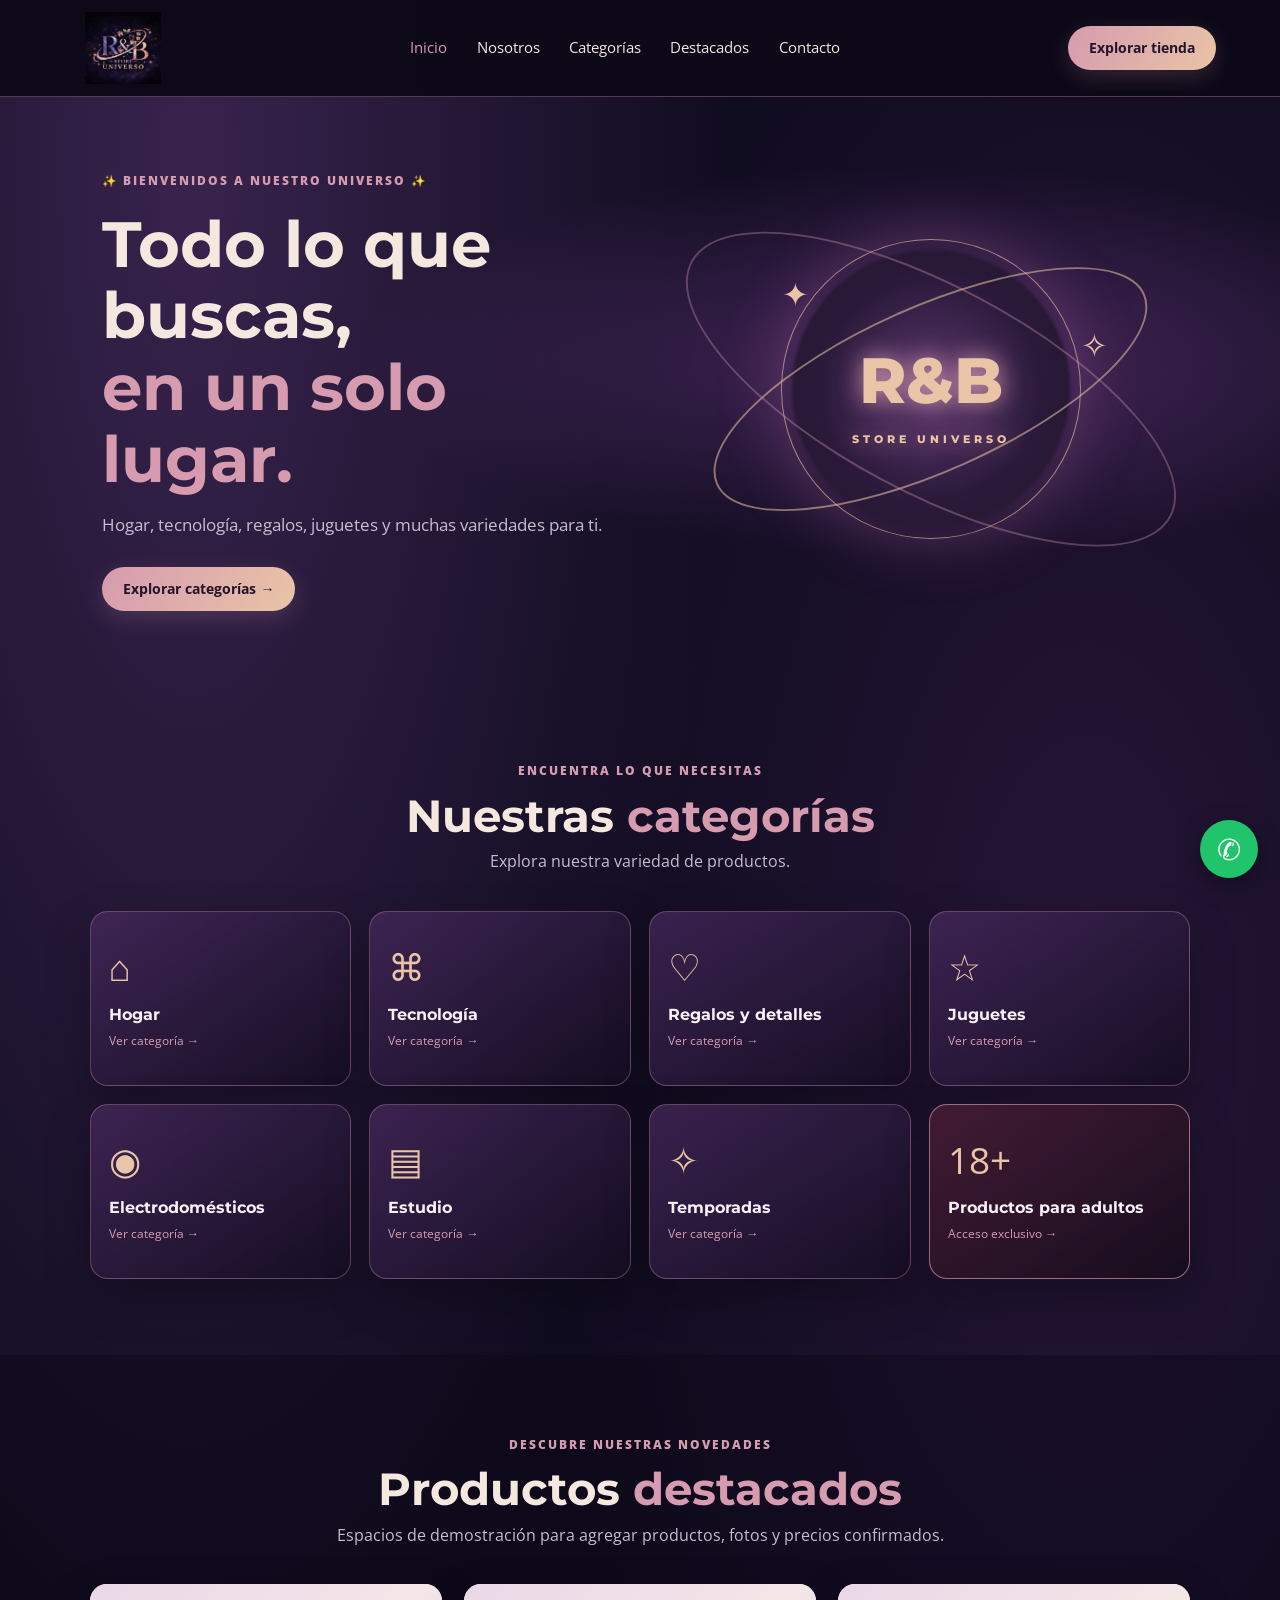
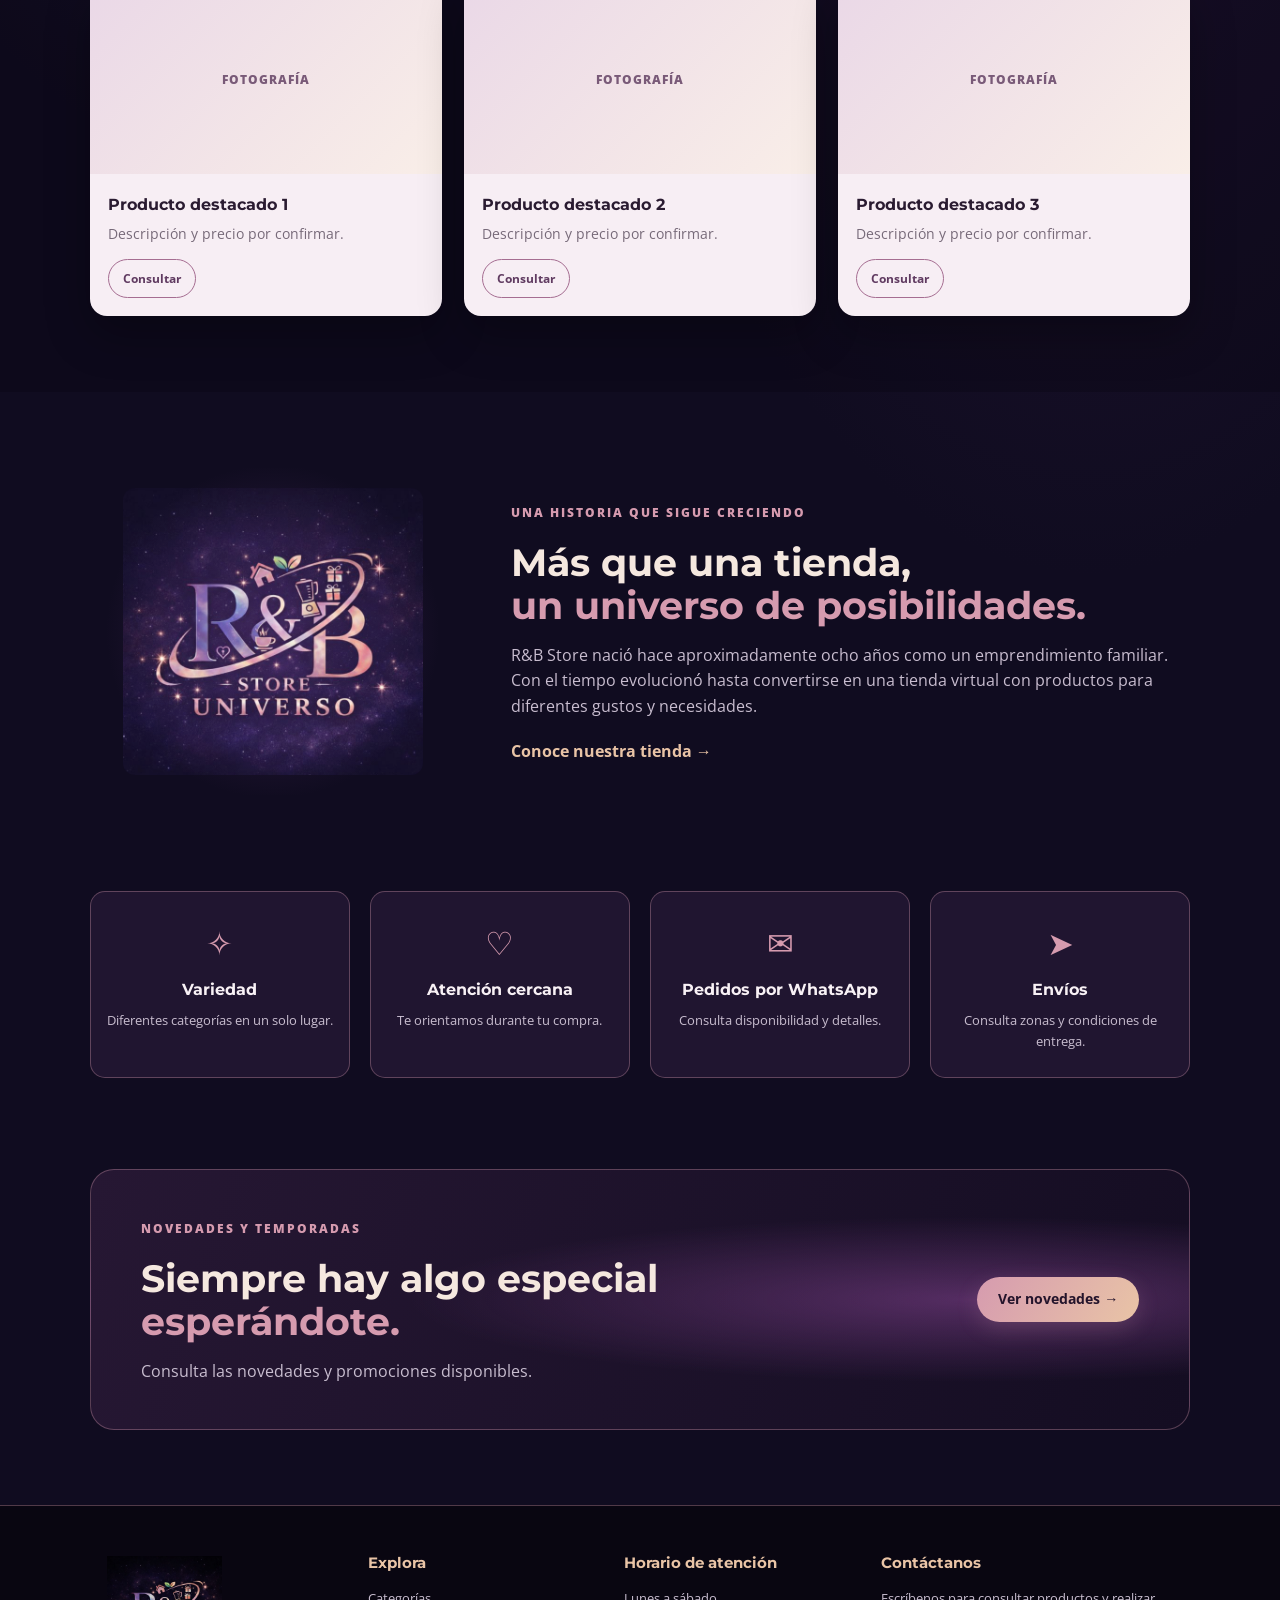
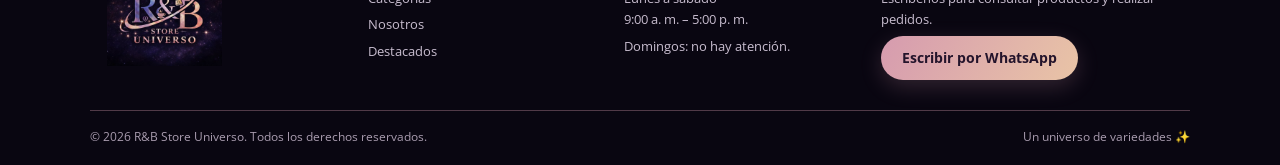
<file: index.html>
<!DOCTYPE html>
<html lang="es">
<head>
<meta charset="UTF-8"><meta name="viewport" content="width=device-width, initial-scale=1.0">
<meta name="description" content="R&B Store Universo: tienda virtual de variedades.">
<title>R&B Store Universo</title>
<link rel="preconnect" href="https://fonts.googleapis.com">
<link href="https://fonts.googleapis.com/css2?family=Montserrat:wght@400;500;600;700;800&family=Open+Sans:wght@400;500;600;700&display=swap" rel="stylesheet">
<link rel="stylesheet" href="Css/estilos.css"><script src="Js/script.js" defer></script>
</head>
<body>
<header class="site-header">
<a class="brand" href="index.html"><img src="Img/logo.png" alt="R&B Store Universo"></a>
<button class="menu-toggle" aria-label="Abrir menú" aria-expanded="false"><span></span><span></span><span></span></button>
<nav class="main-nav"><a class="active" href="index.html">Inicio</a><a href="#nosotros">Nosotros</a><a href="#categorias">Categorías</a><a href="#destacados">Destacados</a><a href="#contacto">Contacto</a></nav>
<a class="header-cta" href="#categorias">Explorar tienda</a>
</header>
<main>
<section class="hero"><div class="hero-content"><span class="eyebrow">✨ BIENVENIDOS A NUESTRO UNIVERSO ✨</span>
<h1>Todo lo que buscas,<br><em>en un solo lugar.</em></h1><p>Hogar, tecnología, regalos, juguetes y muchas variedades para ti.</p>
<a class="btn btn-primary" href="#categorias">Explorar categorías →</a></div>
<div class="hero-art"><div class="orbit orbit-one"></div><div class="orbit orbit-two"></div><div class="hero-product">R&amp;B<small>STORE UNIVERSO</small></div><span class="spark spark-one">✦</span><span class="spark spark-two">✧</span></div></section>
<section class="section" id="categorias"><div class="section-heading"><span class="eyebrow">ENCUENTRA LO QUE NECESITAS</span><h2>Nuestras <em>categorías</em></h2><p>Explora nuestra variedad de productos.</p></div>
<div class="category-grid">
<a class="category-card" href="Paginas/Hogar/index.html"><span class="category-icon">⌂</span><h3>Hogar</h3><span>Ver categoría →</span></a>
<a class="category-card" href="Paginas/Tecnologia/index.html"><span class="category-icon">⌘</span><h3>Tecnología</h3><span>Ver categoría →</span></a>
<a class="category-card" href="Paginas/Regalos/index.html"><span class="category-icon">♡</span><h3>Regalos y detalles</h3><span>Ver categoría →</span></a>
<a class="category-card" href="Paginas/Juguetes/index.html"><span class="category-icon">☆</span><h3>Juguetes</h3><span>Ver categoría →</span></a>
<a class="category-card" href="Paginas/Electrodomesticos/index.html"><span class="category-icon">◉</span><h3>Electrodomésticos</h3><span>Ver categoría →</span></a>
<a class="category-card" href="Paginas/Estudio/index.html"><span class="category-icon">▤</span><h3>Estudio</h3><span>Ver categoría →</span></a>
<a class="category-card" href="Paginas/Temporadas/index.html"><span class="category-icon">✧</span><h3>Temporadas</h3><span>Ver categoría →</span></a>
<a class="category-card category-adult" href="Paginas/Adultos/index.html"><span class="category-icon">18+</span><h3>Productos para adultos</h3><span>Acceso exclusivo →</span></a>
</div></section>
<section class="section featured-section" id="destacados"><div class="section-heading"><span class="eyebrow">DESCUBRE NUESTRAS NOVEDADES</span><h2>Productos <em>destacados</em></h2><p>Espacios de demostración para agregar productos, fotos y precios confirmados.</p></div>
<div class="product-grid">
<article class="product-card"><div class="product-placeholder">FOTOGRAFÍA</div><div class="product-info"><h3>Producto destacado 1</h3><p>Descripción y precio por confirmar.</p><a class="btn btn-outline" href="#contacto">Consultar</a></div></article>
<article class="product-card"><div class="product-placeholder">FOTOGRAFÍA</div><div class="product-info"><h3>Producto destacado 2</h3><p>Descripción y precio por confirmar.</p><a class="btn btn-outline" href="#contacto">Consultar</a></div></article>
<article class="product-card"><div class="product-placeholder">FOTOGRAFÍA</div><div class="product-info"><h3>Producto destacado 3</h3><p>Descripción y precio por confirmar.</p><a class="btn btn-outline" href="#contacto">Consultar</a></div></article>
</div></section>
<section class="about-section section" id="nosotros"><div class="about-logo"><img src="Img/logo.png" alt="R&B Store Universo"></div><div class="about-copy"><span class="eyebrow">UNA HISTORIA QUE SIGUE CRECIENDO</span><h2>Más que una tienda,<br><em>un universo de posibilidades.</em></h2><p>R&amp;B Store nació hace aproximadamente ocho años como un emprendimiento familiar. Con el tiempo evolucionó hasta convertirse en una tienda virtual con productos para diferentes gustos y necesidades.</p><a class="text-link" href="#contacto">Conoce nuestra tienda →</a></div></section>
<section class="benefits section"><div><span>✧</span><h3>Variedad</h3><p>Diferentes categorías en un solo lugar.</p></div><div><span>♡</span><h3>Atención cercana</h3><p>Te orientamos durante tu compra.</p></div><div><span>✉</span><h3>Pedidos por WhatsApp</h3><p>Consulta disponibilidad y detalles.</p></div><div><span>➤</span><h3>Envíos</h3><p>Consulta zonas y condiciones de entrega.</p></div></section>
<section class="promo-banner"><div><span class="eyebrow">NOVEDADES Y TEMPORADAS</span><h2>Siempre hay algo especial<br><em>esperándote.</em></h2><p>Consulta las novedades y promociones disponibles.</p></div><a class="btn btn-primary" href="Paginas/Temporadas/index.html">Ver novedades →</a></section>
</main>
<footer class="site-footer" id="contacto"><div class="footer-main"><a class="footer-brand" href="index.html"><img src="Img/logo.png" alt="R&B Store Universo"></a>
<div><h3>Explora</h3><a href="#categorias">Categorías</a><a href="#nosotros">Nosotros</a><a href="#destacados">Destacados</a></div>
<div><h3>Horario de atención</h3><p>Lunes a sábado<br>9:00 a. m. – 5:00 p. m.</p><p>Domingos: no hay atención.</p></div>
<div><h3>Contáctanos</h3><p>Escríbenos para consultar productos y realizar pedidos.</p><a class="btn btn-primary" href="#" data-whatsapp>Escribir por WhatsApp</a></div></div>
<div class="footer-bottom"><span>© <span data-year></span> R&amp;B Store Universo. Todos los derechos reservados.</span><span>Un universo de variedades ✨</span></div></footer>
<a class="whatsapp-float" href="#" data-whatsapp aria-label="Contactar por WhatsApp">✆</a>
</body></html>
</file>
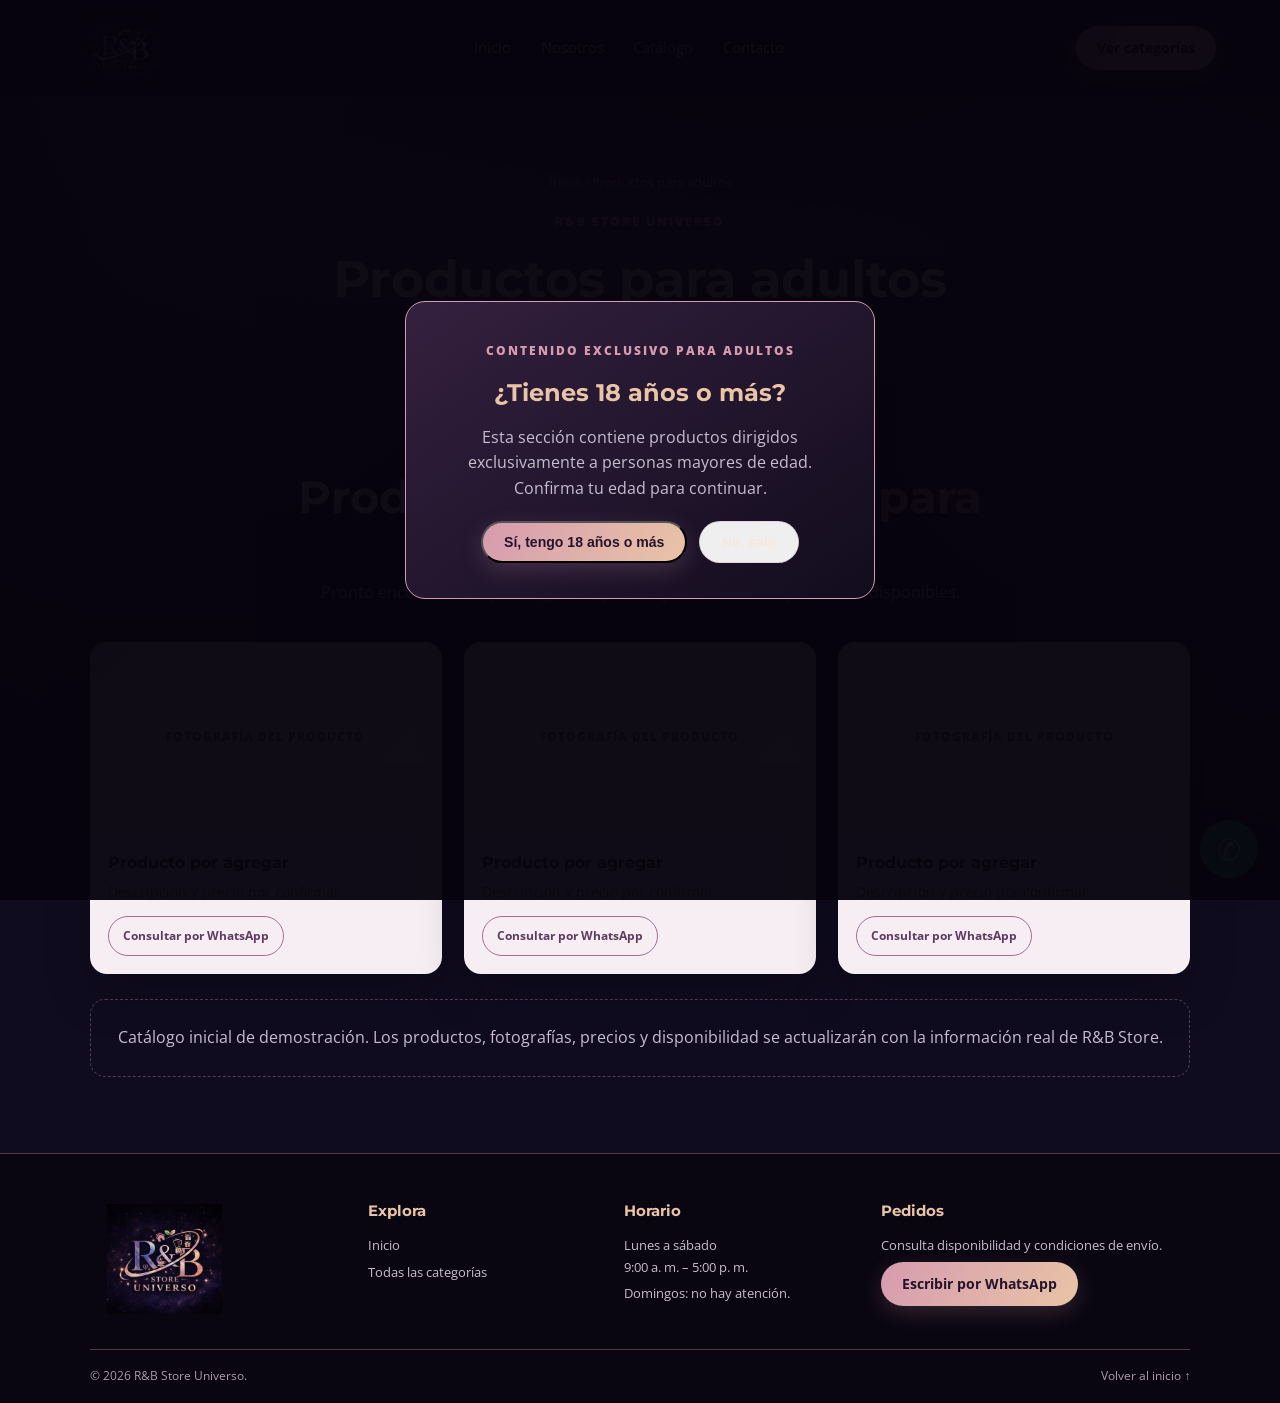
<file: Paginas/Adultos/index.html>
<!DOCTYPE html><html lang="es"><head><meta charset="UTF-8"><meta name="viewport" content="width=device-width, initial-scale=1.0">
<title>Productos para adultos | R&B Store Universo</title><link href="https://fonts.googleapis.com/css2?family=Montserrat:wght@400;500;600;700;800&family=Open+Sans:wght@400;500;600;700&display=swap" rel="stylesheet">
<link rel="stylesheet" href="../../Css/estilos.css"><script src="../../Js/script.js" defer></script></head><body>
<header class="site-header"><a class="brand" href="../../index.html"><img src="../../Img/logo.png" alt="R&B Store Universo"></a>
<button class="menu-toggle" aria-label="Abrir menú" aria-expanded="false"><span></span><span></span><span></span></button>
<nav class="main-nav"><a href="../../index.html">Inicio</a><a href="../../index.html#nosotros">Nosotros</a><a class="active" href="#productos">Catálogo</a><a href="../../index.html#contacto">Contacto</a></nav>
<a class="header-cta" href="../../index.html#categorias">Ver categorías</a></header>
<main><section class="category-hero"><div class="breadcrumb"><a href="../../index.html">Inicio</a> / Productos para adultos</div><span class="eyebrow">R&B STORE UNIVERSO</span><h1>Productos para adultos</h1><p>Catálogo exclusivo para personas mayores de 18 años.</p></section>
<section class="section category-products" id="productos"><div class="section-heading"><span class="eyebrow">NUESTRO CATÁLOGO</span><h2>Productos de <em>productos para adultos</em></h2><p>Pronto encontrarás aquí fotografías, precios y detalles de los productos disponibles.</p></div>
<div class="product-grid"><article class="product-card"><div class="product-placeholder">FOTOGRAFÍA DEL PRODUCTO</div><div class="product-info"><h3>Producto por agregar</h3><p>Descripción y precio por confirmar.</p><a class="btn btn-outline" href="#" data-whatsapp>Consultar por WhatsApp</a></div></article><article class="product-card"><div class="product-placeholder">FOTOGRAFÍA DEL PRODUCTO</div><div class="product-info"><h3>Producto por agregar</h3><p>Descripción y precio por confirmar.</p><a class="btn btn-outline" href="#" data-whatsapp>Consultar por WhatsApp</a></div></article><article class="product-card"><div class="product-placeholder">FOTOGRAFÍA DEL PRODUCTO</div><div class="product-info"><h3>Producto por agregar</h3><p>Descripción y precio por confirmar.</p><a class="btn btn-outline" href="#" data-whatsapp>Consultar por WhatsApp</a></div></article></div>
<p class="empty-note">Catálogo inicial de demostración. Los productos, fotografías, precios y disponibilidad se actualizarán con la información real de R&amp;B Store.</p></section></main>
<footer class="site-footer" id="contacto"><div class="footer-main"><a class="footer-brand" href="../../index.html"><img src="../../Img/logo.png" alt="R&B Store Universo"></a>
<div><h3>Explora</h3><a href="../../index.html">Inicio</a><a href="../../index.html#categorias">Todas las categorías</a></div>
<div><h3>Horario</h3><p>Lunes a sábado<br>9:00 a. m. – 5:00 p. m.</p><p>Domingos: no hay atención.</p></div>
<div><h3>Pedidos</h3><p>Consulta disponibilidad y condiciones de envío.</p><a class="btn btn-primary" href="#" data-whatsapp>Escribir por WhatsApp</a></div></div>
<div class="footer-bottom"><span>© <span data-year></span> R&amp;B Store Universo.</span><a href="../../index.html">Volver al inicio ↑</a></div></footer>
<a class="whatsapp-float" href="#" data-whatsapp aria-label="Contactar por WhatsApp">✆</a>
<div class="age-gate" data-age-gate role="dialog" aria-modal="true" aria-labelledby="age-title">
<div class="age-box"><span class="eyebrow">CONTENIDO EXCLUSIVO PARA ADULTOS</span>
<h2 id="age-title">¿Tienes 18 años o más?</h2><p>Esta sección contiene productos dirigidos exclusivamente a personas mayores de edad. Confirma tu edad para continuar.</p>
<div class="age-actions"><button class="btn btn-primary" data-age-yes>Sí, tengo 18 años o más</button><button class="btn btn-secondary" data-age-no>No, salir</button></div></div></div></body></html>
</file>
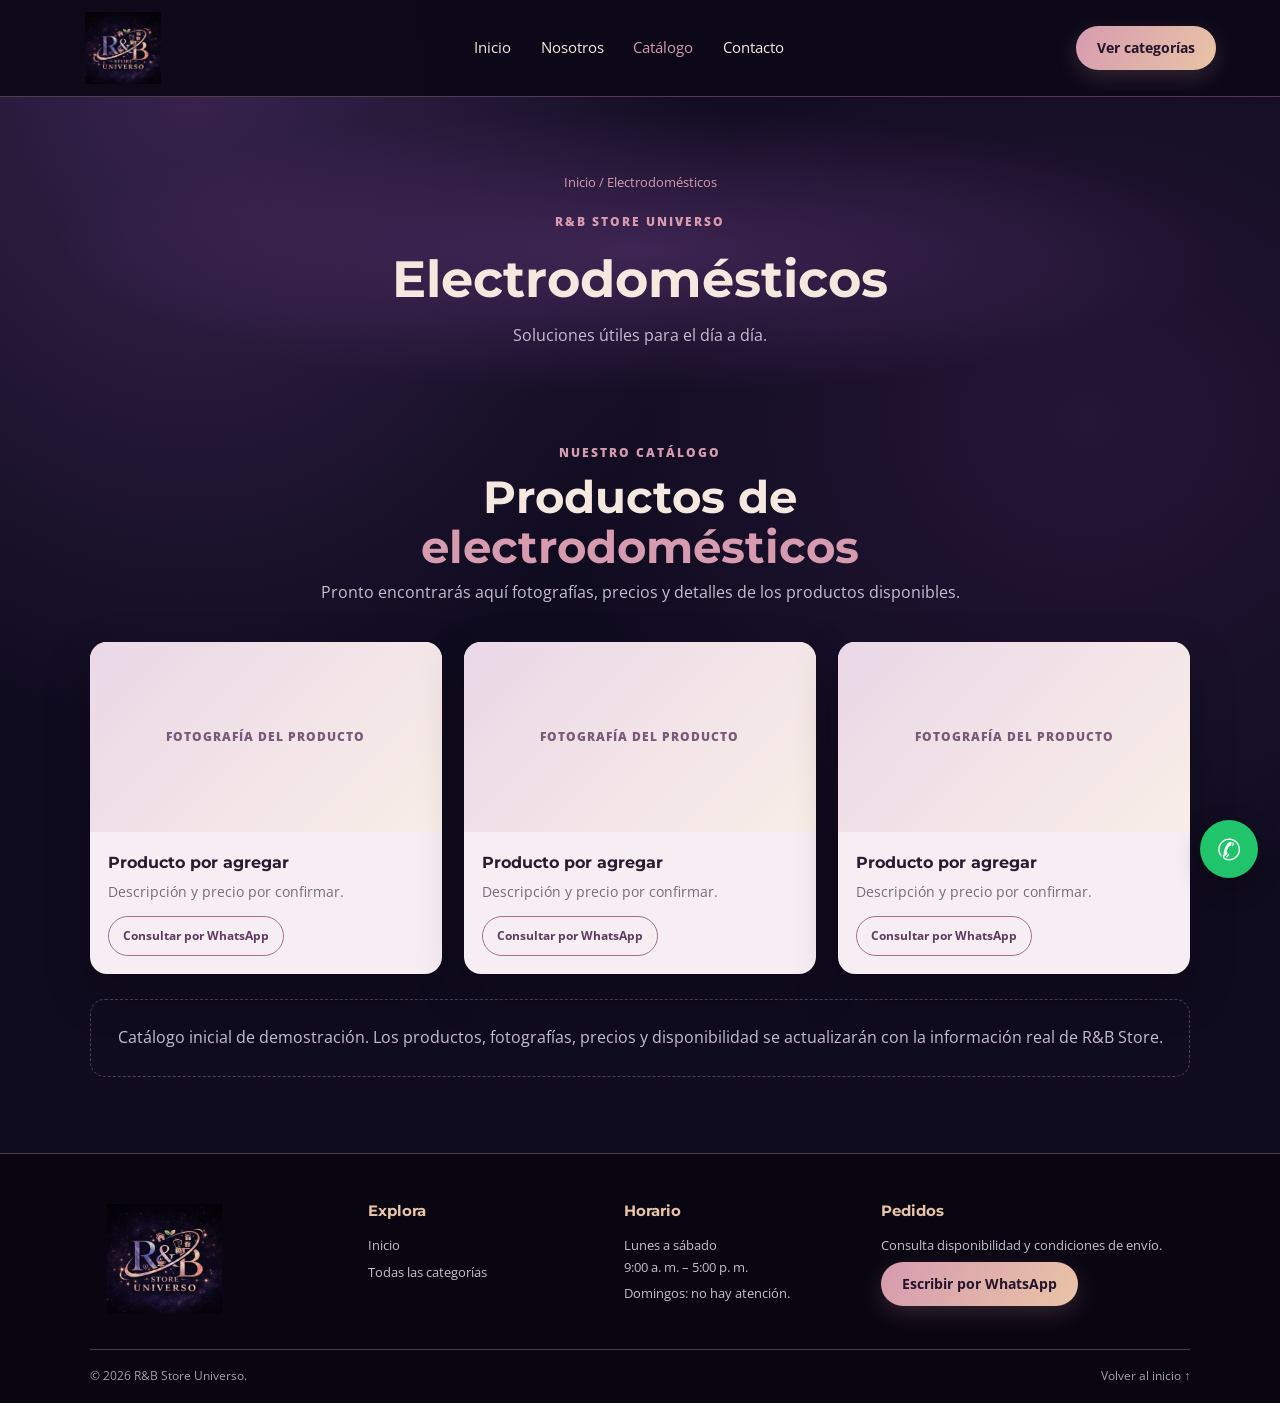
<file: Paginas/Electrodomesticos/index.html>
<!DOCTYPE html><html lang="es"><head><meta charset="UTF-8"><meta name="viewport" content="width=device-width, initial-scale=1.0">
<title>Electrodomésticos | R&B Store Universo</title><link href="https://fonts.googleapis.com/css2?family=Montserrat:wght@400;500;600;700;800&family=Open+Sans:wght@400;500;600;700&display=swap" rel="stylesheet">
<link rel="stylesheet" href="../../Css/estilos.css"><script src="../../Js/script.js" defer></script></head><body>
<header class="site-header"><a class="brand" href="../../index.html"><img src="../../Img/logo.png" alt="R&B Store Universo"></a>
<button class="menu-toggle" aria-label="Abrir menú" aria-expanded="false"><span></span><span></span><span></span></button>
<nav class="main-nav"><a href="../../index.html">Inicio</a><a href="../../index.html#nosotros">Nosotros</a><a class="active" href="#productos">Catálogo</a><a href="../../index.html#contacto">Contacto</a></nav>
<a class="header-cta" href="../../index.html#categorias">Ver categorías</a></header>
<main><section class="category-hero"><div class="breadcrumb"><a href="../../index.html">Inicio</a> / Electrodomésticos</div><span class="eyebrow">R&B STORE UNIVERSO</span><h1>Electrodomésticos</h1><p>Soluciones útiles para el día a día.</p></section>
<section class="section category-products" id="productos"><div class="section-heading"><span class="eyebrow">NUESTRO CATÁLOGO</span><h2>Productos de <em>electrodomésticos</em></h2><p>Pronto encontrarás aquí fotografías, precios y detalles de los productos disponibles.</p></div>
<div class="product-grid"><article class="product-card"><div class="product-placeholder">FOTOGRAFÍA DEL PRODUCTO</div><div class="product-info"><h3>Producto por agregar</h3><p>Descripción y precio por confirmar.</p><a class="btn btn-outline" href="#" data-whatsapp>Consultar por WhatsApp</a></div></article><article class="product-card"><div class="product-placeholder">FOTOGRAFÍA DEL PRODUCTO</div><div class="product-info"><h3>Producto por agregar</h3><p>Descripción y precio por confirmar.</p><a class="btn btn-outline" href="#" data-whatsapp>Consultar por WhatsApp</a></div></article><article class="product-card"><div class="product-placeholder">FOTOGRAFÍA DEL PRODUCTO</div><div class="product-info"><h3>Producto por agregar</h3><p>Descripción y precio por confirmar.</p><a class="btn btn-outline" href="#" data-whatsapp>Consultar por WhatsApp</a></div></article></div>
<p class="empty-note">Catálogo inicial de demostración. Los productos, fotografías, precios y disponibilidad se actualizarán con la información real de R&amp;B Store.</p></section></main>
<footer class="site-footer" id="contacto"><div class="footer-main"><a class="footer-brand" href="../../index.html"><img src="../../Img/logo.png" alt="R&B Store Universo"></a>
<div><h3>Explora</h3><a href="../../index.html">Inicio</a><a href="../../index.html#categorias">Todas las categorías</a></div>
<div><h3>Horario</h3><p>Lunes a sábado<br>9:00 a. m. – 5:00 p. m.</p><p>Domingos: no hay atención.</p></div>
<div><h3>Pedidos</h3><p>Consulta disponibilidad y condiciones de envío.</p><a class="btn btn-primary" href="#" data-whatsapp>Escribir por WhatsApp</a></div></div>
<div class="footer-bottom"><span>© <span data-year></span> R&amp;B Store Universo.</span><a href="../../index.html">Volver al inicio ↑</a></div></footer>
<a class="whatsapp-float" href="#" data-whatsapp aria-label="Contactar por WhatsApp">✆</a></body></html>
</file>
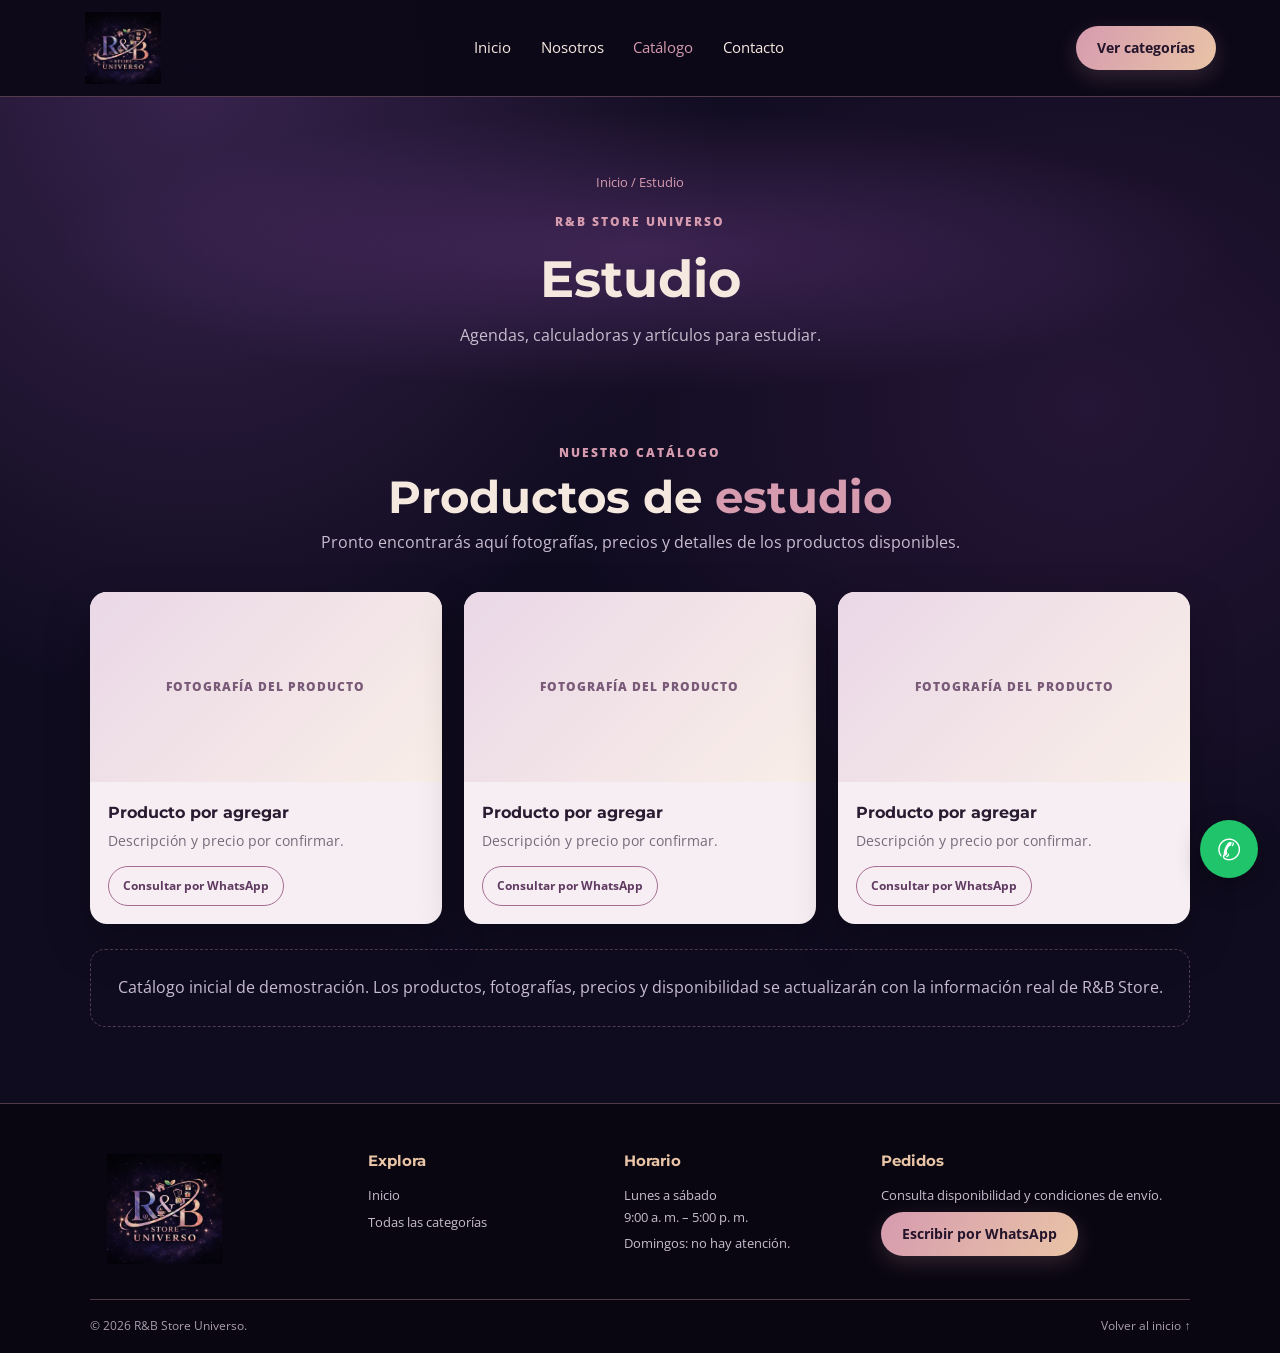
<file: Paginas/Estudio/index.html>
<!DOCTYPE html><html lang="es"><head><meta charset="UTF-8"><meta name="viewport" content="width=device-width, initial-scale=1.0">
<title>Estudio | R&B Store Universo</title><link href="https://fonts.googleapis.com/css2?family=Montserrat:wght@400;500;600;700;800&family=Open+Sans:wght@400;500;600;700&display=swap" rel="stylesheet">
<link rel="stylesheet" href="../../Css/estilos.css"><script src="../../Js/script.js" defer></script></head><body>
<header class="site-header"><a class="brand" href="../../index.html"><img src="../../Img/logo.png" alt="R&B Store Universo"></a>
<button class="menu-toggle" aria-label="Abrir menú" aria-expanded="false"><span></span><span></span><span></span></button>
<nav class="main-nav"><a href="../../index.html">Inicio</a><a href="../../index.html#nosotros">Nosotros</a><a class="active" href="#productos">Catálogo</a><a href="../../index.html#contacto">Contacto</a></nav>
<a class="header-cta" href="../../index.html#categorias">Ver categorías</a></header>
<main><section class="category-hero"><div class="breadcrumb"><a href="../../index.html">Inicio</a> / Estudio</div><span class="eyebrow">R&B STORE UNIVERSO</span><h1>Estudio</h1><p>Agendas, calculadoras y artículos para estudiar.</p></section>
<section class="section category-products" id="productos"><div class="section-heading"><span class="eyebrow">NUESTRO CATÁLOGO</span><h2>Productos de <em>estudio</em></h2><p>Pronto encontrarás aquí fotografías, precios y detalles de los productos disponibles.</p></div>
<div class="product-grid"><article class="product-card"><div class="product-placeholder">FOTOGRAFÍA DEL PRODUCTO</div><div class="product-info"><h3>Producto por agregar</h3><p>Descripción y precio por confirmar.</p><a class="btn btn-outline" href="#" data-whatsapp>Consultar por WhatsApp</a></div></article><article class="product-card"><div class="product-placeholder">FOTOGRAFÍA DEL PRODUCTO</div><div class="product-info"><h3>Producto por agregar</h3><p>Descripción y precio por confirmar.</p><a class="btn btn-outline" href="#" data-whatsapp>Consultar por WhatsApp</a></div></article><article class="product-card"><div class="product-placeholder">FOTOGRAFÍA DEL PRODUCTO</div><div class="product-info"><h3>Producto por agregar</h3><p>Descripción y precio por confirmar.</p><a class="btn btn-outline" href="#" data-whatsapp>Consultar por WhatsApp</a></div></article></div>
<p class="empty-note">Catálogo inicial de demostración. Los productos, fotografías, precios y disponibilidad se actualizarán con la información real de R&amp;B Store.</p></section></main>
<footer class="site-footer" id="contacto"><div class="footer-main"><a class="footer-brand" href="../../index.html"><img src="../../Img/logo.png" alt="R&B Store Universo"></a>
<div><h3>Explora</h3><a href="../../index.html">Inicio</a><a href="../../index.html#categorias">Todas las categorías</a></div>
<div><h3>Horario</h3><p>Lunes a sábado<br>9:00 a. m. – 5:00 p. m.</p><p>Domingos: no hay atención.</p></div>
<div><h3>Pedidos</h3><p>Consulta disponibilidad y condiciones de envío.</p><a class="btn btn-primary" href="#" data-whatsapp>Escribir por WhatsApp</a></div></div>
<div class="footer-bottom"><span>© <span data-year></span> R&amp;B Store Universo.</span><a href="../../index.html">Volver al inicio ↑</a></div></footer>
<a class="whatsapp-float" href="#" data-whatsapp aria-label="Contactar por WhatsApp">✆</a></body></html>
</file>
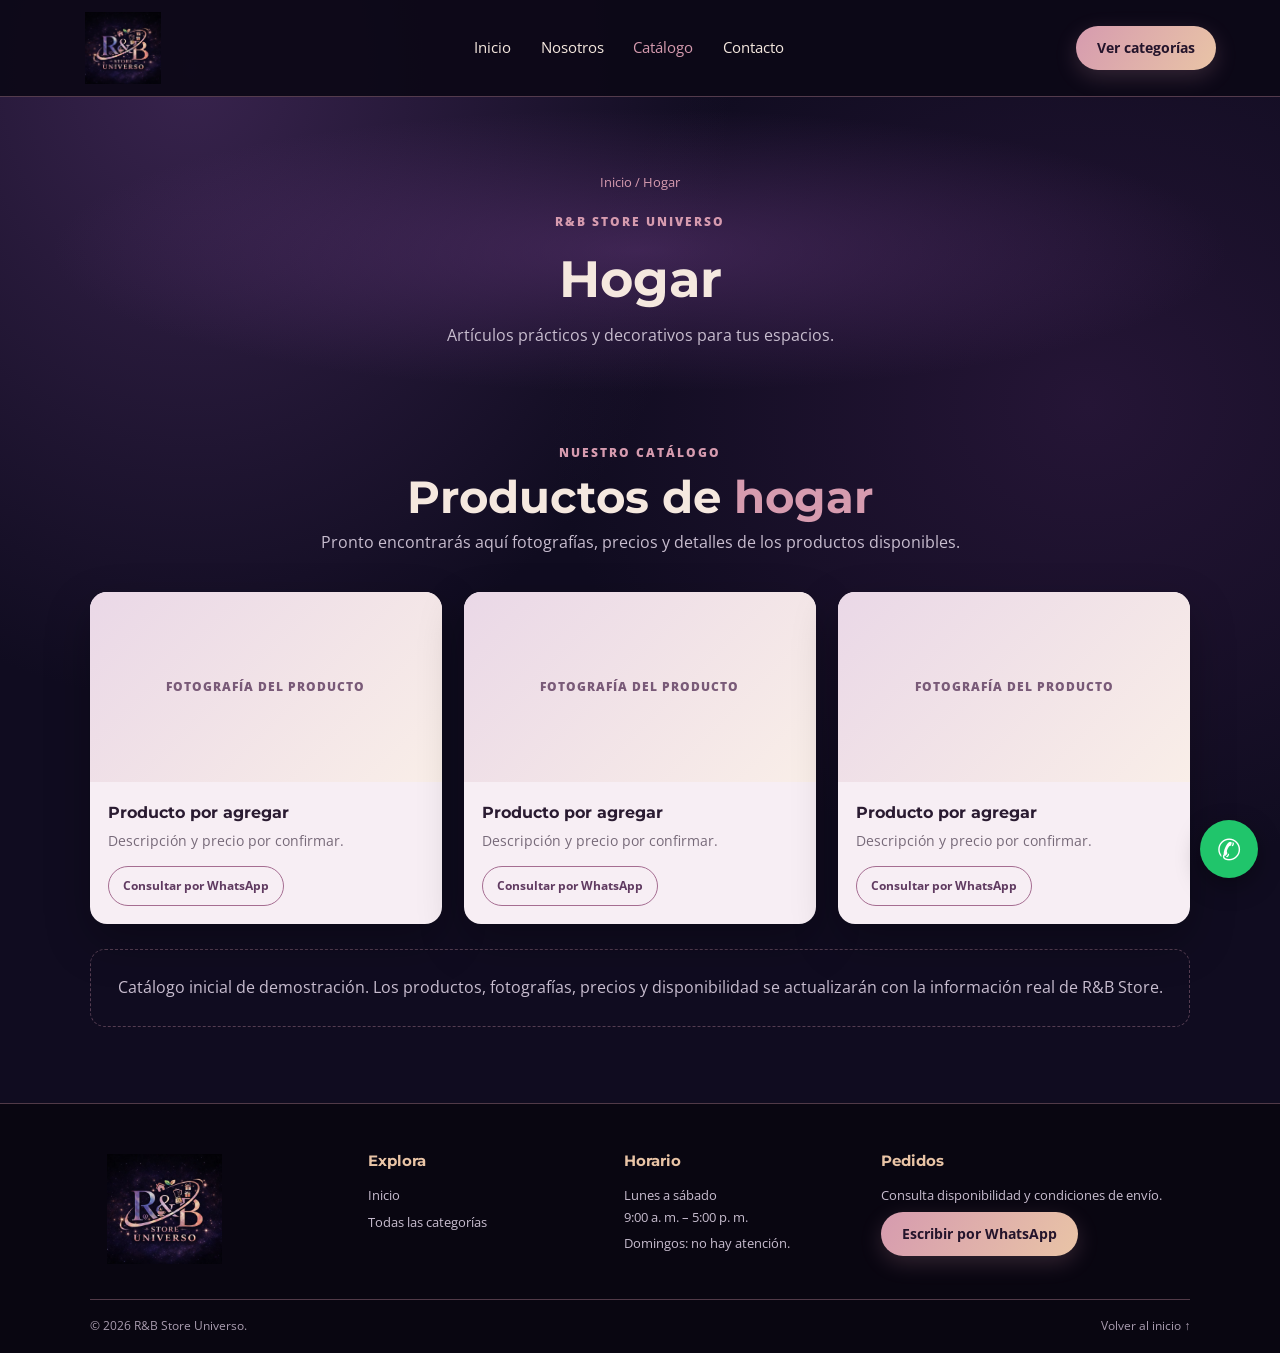
<file: Paginas/Hogar/index.html>
<!DOCTYPE html><html lang="es"><head><meta charset="UTF-8"><meta name="viewport" content="width=device-width, initial-scale=1.0">
<title>Hogar | R&B Store Universo</title><link href="https://fonts.googleapis.com/css2?family=Montserrat:wght@400;500;600;700;800&family=Open+Sans:wght@400;500;600;700&display=swap" rel="stylesheet">
<link rel="stylesheet" href="../../Css/estilos.css"><script src="../../Js/script.js" defer></script></head><body>
<header class="site-header"><a class="brand" href="../../index.html"><img src="../../Img/logo.png" alt="R&B Store Universo"></a>
<button class="menu-toggle" aria-label="Abrir menú" aria-expanded="false"><span></span><span></span><span></span></button>
<nav class="main-nav"><a href="../../index.html">Inicio</a><a href="../../index.html#nosotros">Nosotros</a><a class="active" href="#productos">Catálogo</a><a href="../../index.html#contacto">Contacto</a></nav>
<a class="header-cta" href="../../index.html#categorias">Ver categorías</a></header>
<main><section class="category-hero"><div class="breadcrumb"><a href="../../index.html">Inicio</a> / Hogar</div><span class="eyebrow">R&B STORE UNIVERSO</span><h1>Hogar</h1><p>Artículos prácticos y decorativos para tus espacios.</p></section>
<section class="section category-products" id="productos"><div class="section-heading"><span class="eyebrow">NUESTRO CATÁLOGO</span><h2>Productos de <em>hogar</em></h2><p>Pronto encontrarás aquí fotografías, precios y detalles de los productos disponibles.</p></div>
<div class="product-grid"><article class="product-card"><div class="product-placeholder">FOTOGRAFÍA DEL PRODUCTO</div><div class="product-info"><h3>Producto por agregar</h3><p>Descripción y precio por confirmar.</p><a class="btn btn-outline" href="#" data-whatsapp>Consultar por WhatsApp</a></div></article><article class="product-card"><div class="product-placeholder">FOTOGRAFÍA DEL PRODUCTO</div><div class="product-info"><h3>Producto por agregar</h3><p>Descripción y precio por confirmar.</p><a class="btn btn-outline" href="#" data-whatsapp>Consultar por WhatsApp</a></div></article><article class="product-card"><div class="product-placeholder">FOTOGRAFÍA DEL PRODUCTO</div><div class="product-info"><h3>Producto por agregar</h3><p>Descripción y precio por confirmar.</p><a class="btn btn-outline" href="#" data-whatsapp>Consultar por WhatsApp</a></div></article></div>
<p class="empty-note">Catálogo inicial de demostración. Los productos, fotografías, precios y disponibilidad se actualizarán con la información real de R&amp;B Store.</p></section></main>
<footer class="site-footer" id="contacto"><div class="footer-main"><a class="footer-brand" href="../../index.html"><img src="../../Img/logo.png" alt="R&B Store Universo"></a>
<div><h3>Explora</h3><a href="../../index.html">Inicio</a><a href="../../index.html#categorias">Todas las categorías</a></div>
<div><h3>Horario</h3><p>Lunes a sábado<br>9:00 a. m. – 5:00 p. m.</p><p>Domingos: no hay atención.</p></div>
<div><h3>Pedidos</h3><p>Consulta disponibilidad y condiciones de envío.</p><a class="btn btn-primary" href="#" data-whatsapp>Escribir por WhatsApp</a></div></div>
<div class="footer-bottom"><span>© <span data-year></span> R&amp;B Store Universo.</span><a href="../../index.html">Volver al inicio ↑</a></div></footer>
<a class="whatsapp-float" href="#" data-whatsapp aria-label="Contactar por WhatsApp">✆</a></body></html>
</file>
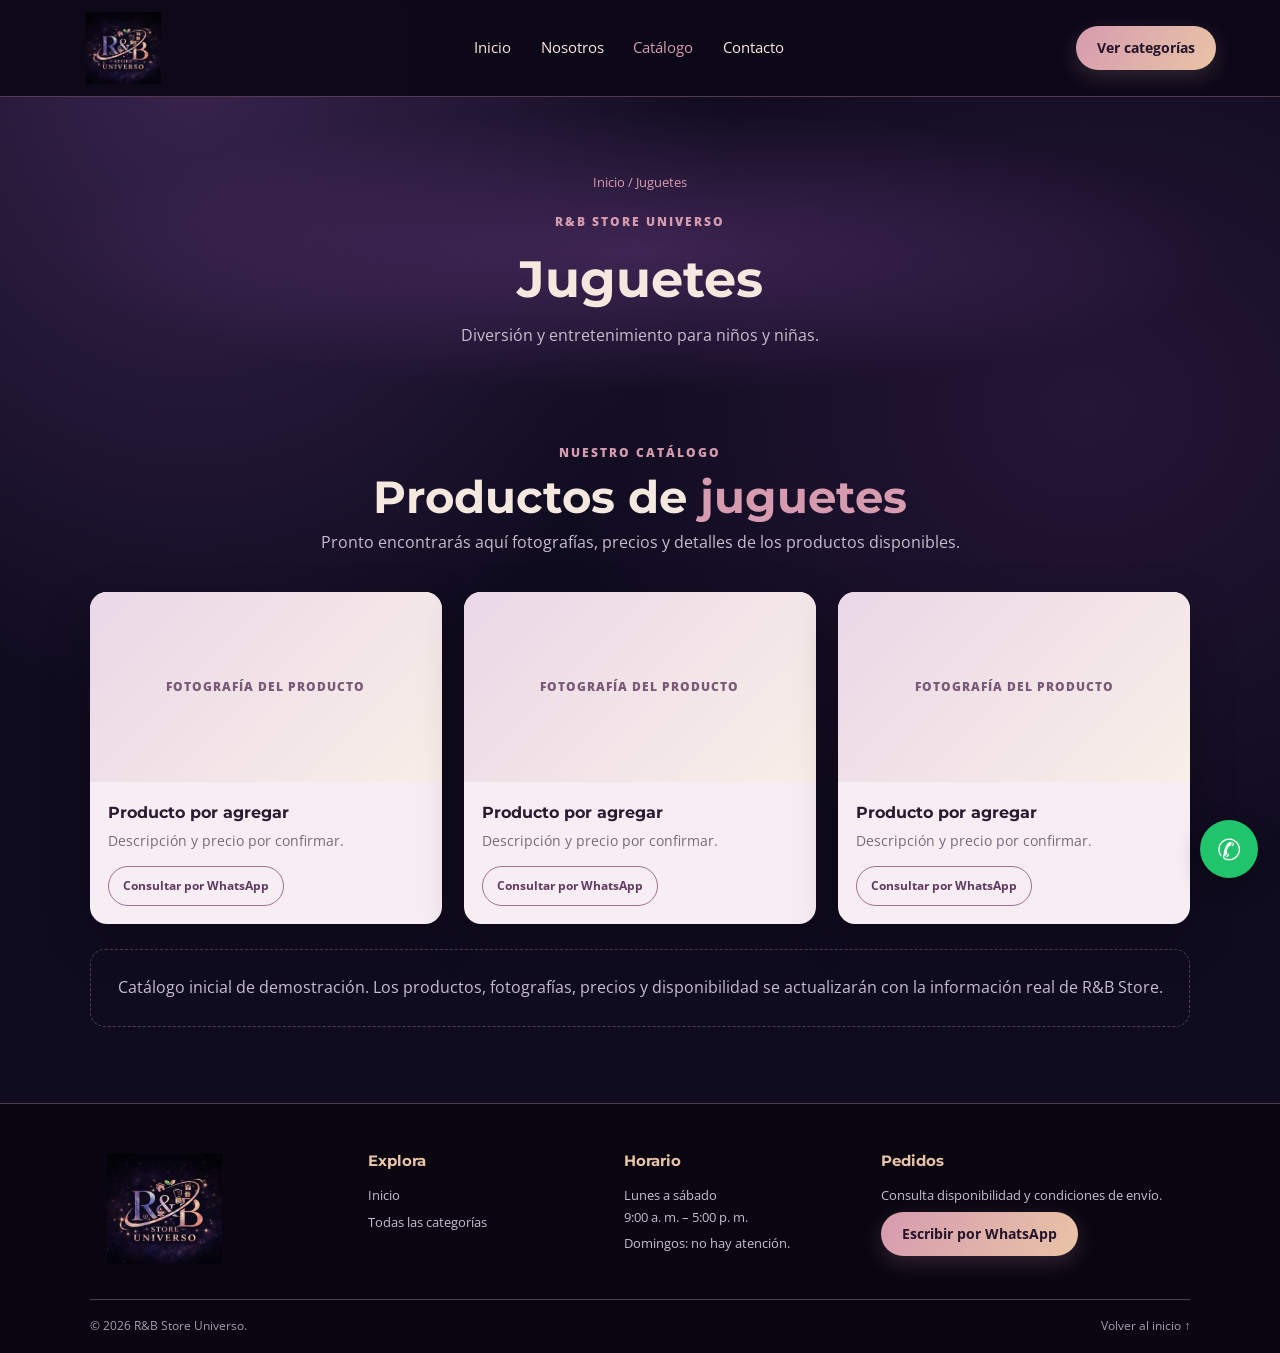
<file: Paginas/Juguetes/index.html>
<!DOCTYPE html><html lang="es"><head><meta charset="UTF-8"><meta name="viewport" content="width=device-width, initial-scale=1.0">
<title>Juguetes | R&B Store Universo</title><link href="https://fonts.googleapis.com/css2?family=Montserrat:wght@400;500;600;700;800&family=Open+Sans:wght@400;500;600;700&display=swap" rel="stylesheet">
<link rel="stylesheet" href="../../Css/estilos.css"><script src="../../Js/script.js" defer></script></head><body>
<header class="site-header"><a class="brand" href="../../index.html"><img src="../../Img/logo.png" alt="R&B Store Universo"></a>
<button class="menu-toggle" aria-label="Abrir menú" aria-expanded="false"><span></span><span></span><span></span></button>
<nav class="main-nav"><a href="../../index.html">Inicio</a><a href="../../index.html#nosotros">Nosotros</a><a class="active" href="#productos">Catálogo</a><a href="../../index.html#contacto">Contacto</a></nav>
<a class="header-cta" href="../../index.html#categorias">Ver categorías</a></header>
<main><section class="category-hero"><div class="breadcrumb"><a href="../../index.html">Inicio</a> / Juguetes</div><span class="eyebrow">R&B STORE UNIVERSO</span><h1>Juguetes</h1><p>Diversión y entretenimiento para niños y niñas.</p></section>
<section class="section category-products" id="productos"><div class="section-heading"><span class="eyebrow">NUESTRO CATÁLOGO</span><h2>Productos de <em>juguetes</em></h2><p>Pronto encontrarás aquí fotografías, precios y detalles de los productos disponibles.</p></div>
<div class="product-grid"><article class="product-card"><div class="product-placeholder">FOTOGRAFÍA DEL PRODUCTO</div><div class="product-info"><h3>Producto por agregar</h3><p>Descripción y precio por confirmar.</p><a class="btn btn-outline" href="#" data-whatsapp>Consultar por WhatsApp</a></div></article><article class="product-card"><div class="product-placeholder">FOTOGRAFÍA DEL PRODUCTO</div><div class="product-info"><h3>Producto por agregar</h3><p>Descripción y precio por confirmar.</p><a class="btn btn-outline" href="#" data-whatsapp>Consultar por WhatsApp</a></div></article><article class="product-card"><div class="product-placeholder">FOTOGRAFÍA DEL PRODUCTO</div><div class="product-info"><h3>Producto por agregar</h3><p>Descripción y precio por confirmar.</p><a class="btn btn-outline" href="#" data-whatsapp>Consultar por WhatsApp</a></div></article></div>
<p class="empty-note">Catálogo inicial de demostración. Los productos, fotografías, precios y disponibilidad se actualizarán con la información real de R&amp;B Store.</p></section></main>
<footer class="site-footer" id="contacto"><div class="footer-main"><a class="footer-brand" href="../../index.html"><img src="../../Img/logo.png" alt="R&B Store Universo"></a>
<div><h3>Explora</h3><a href="../../index.html">Inicio</a><a href="../../index.html#categorias">Todas las categorías</a></div>
<div><h3>Horario</h3><p>Lunes a sábado<br>9:00 a. m. – 5:00 p. m.</p><p>Domingos: no hay atención.</p></div>
<div><h3>Pedidos</h3><p>Consulta disponibilidad y condiciones de envío.</p><a class="btn btn-primary" href="#" data-whatsapp>Escribir por WhatsApp</a></div></div>
<div class="footer-bottom"><span>© <span data-year></span> R&amp;B Store Universo.</span><a href="../../index.html">Volver al inicio ↑</a></div></footer>
<a class="whatsapp-float" href="#" data-whatsapp aria-label="Contactar por WhatsApp">✆</a></body></html>
</file>
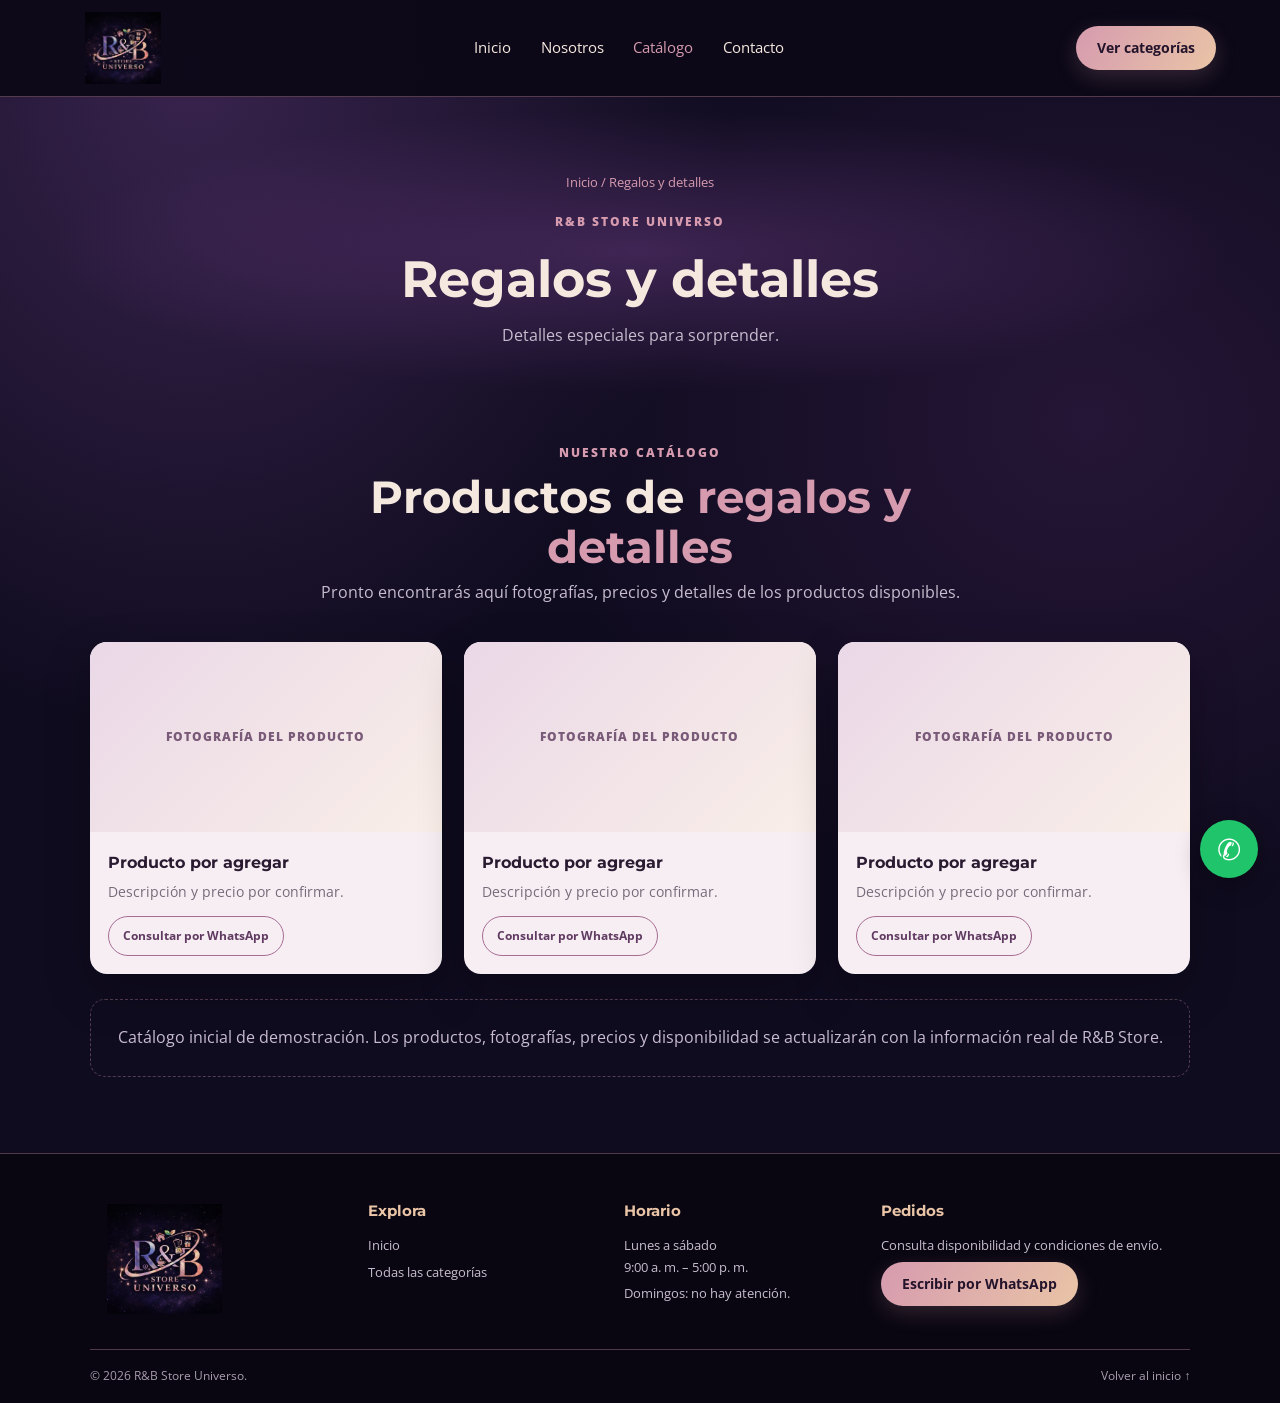
<file: Paginas/Regalos/index.html>
<!DOCTYPE html><html lang="es"><head><meta charset="UTF-8"><meta name="viewport" content="width=device-width, initial-scale=1.0">
<title>Regalos y detalles | R&B Store Universo</title><link href="https://fonts.googleapis.com/css2?family=Montserrat:wght@400;500;600;700;800&family=Open+Sans:wght@400;500;600;700&display=swap" rel="stylesheet">
<link rel="stylesheet" href="../../Css/estilos.css"><script src="../../Js/script.js" defer></script></head><body>
<header class="site-header"><a class="brand" href="../../index.html"><img src="../../Img/logo.png" alt="R&B Store Universo"></a>
<button class="menu-toggle" aria-label="Abrir menú" aria-expanded="false"><span></span><span></span><span></span></button>
<nav class="main-nav"><a href="../../index.html">Inicio</a><a href="../../index.html#nosotros">Nosotros</a><a class="active" href="#productos">Catálogo</a><a href="../../index.html#contacto">Contacto</a></nav>
<a class="header-cta" href="../../index.html#categorias">Ver categorías</a></header>
<main><section class="category-hero"><div class="breadcrumb"><a href="../../index.html">Inicio</a> / Regalos y detalles</div><span class="eyebrow">R&B STORE UNIVERSO</span><h1>Regalos y detalles</h1><p>Detalles especiales para sorprender.</p></section>
<section class="section category-products" id="productos"><div class="section-heading"><span class="eyebrow">NUESTRO CATÁLOGO</span><h2>Productos de <em>regalos y detalles</em></h2><p>Pronto encontrarás aquí fotografías, precios y detalles de los productos disponibles.</p></div>
<div class="product-grid"><article class="product-card"><div class="product-placeholder">FOTOGRAFÍA DEL PRODUCTO</div><div class="product-info"><h3>Producto por agregar</h3><p>Descripción y precio por confirmar.</p><a class="btn btn-outline" href="#" data-whatsapp>Consultar por WhatsApp</a></div></article><article class="product-card"><div class="product-placeholder">FOTOGRAFÍA DEL PRODUCTO</div><div class="product-info"><h3>Producto por agregar</h3><p>Descripción y precio por confirmar.</p><a class="btn btn-outline" href="#" data-whatsapp>Consultar por WhatsApp</a></div></article><article class="product-card"><div class="product-placeholder">FOTOGRAFÍA DEL PRODUCTO</div><div class="product-info"><h3>Producto por agregar</h3><p>Descripción y precio por confirmar.</p><a class="btn btn-outline" href="#" data-whatsapp>Consultar por WhatsApp</a></div></article></div>
<p class="empty-note">Catálogo inicial de demostración. Los productos, fotografías, precios y disponibilidad se actualizarán con la información real de R&amp;B Store.</p></section></main>
<footer class="site-footer" id="contacto"><div class="footer-main"><a class="footer-brand" href="../../index.html"><img src="../../Img/logo.png" alt="R&B Store Universo"></a>
<div><h3>Explora</h3><a href="../../index.html">Inicio</a><a href="../../index.html#categorias">Todas las categorías</a></div>
<div><h3>Horario</h3><p>Lunes a sábado<br>9:00 a. m. – 5:00 p. m.</p><p>Domingos: no hay atención.</p></div>
<div><h3>Pedidos</h3><p>Consulta disponibilidad y condiciones de envío.</p><a class="btn btn-primary" href="#" data-whatsapp>Escribir por WhatsApp</a></div></div>
<div class="footer-bottom"><span>© <span data-year></span> R&amp;B Store Universo.</span><a href="../../index.html">Volver al inicio ↑</a></div></footer>
<a class="whatsapp-float" href="#" data-whatsapp aria-label="Contactar por WhatsApp">✆</a></body></html>
</file>
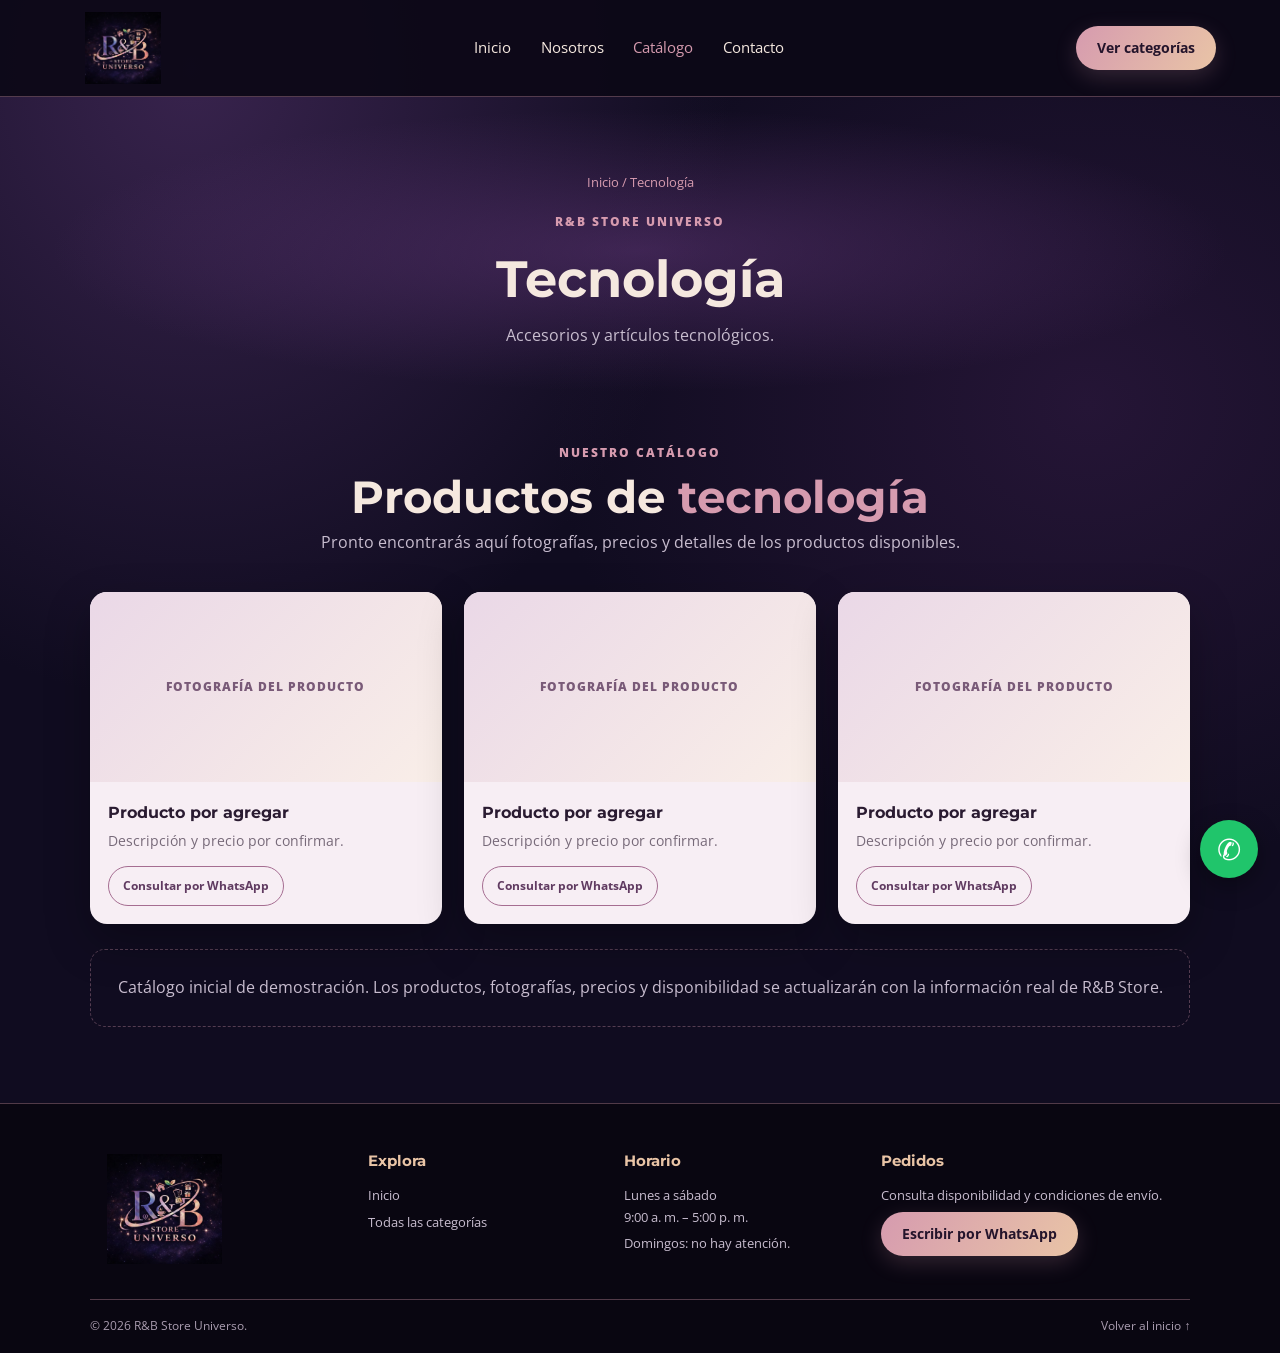
<file: Paginas/Tecnologia/index.html>
<!DOCTYPE html><html lang="es"><head><meta charset="UTF-8"><meta name="viewport" content="width=device-width, initial-scale=1.0">
<title>Tecnología | R&B Store Universo</title><link href="https://fonts.googleapis.com/css2?family=Montserrat:wght@400;500;600;700;800&family=Open+Sans:wght@400;500;600;700&display=swap" rel="stylesheet">
<link rel="stylesheet" href="../../Css/estilos.css"><script src="../../Js/script.js" defer></script></head><body>
<header class="site-header"><a class="brand" href="../../index.html"><img src="../../Img/logo.png" alt="R&B Store Universo"></a>
<button class="menu-toggle" aria-label="Abrir menú" aria-expanded="false"><span></span><span></span><span></span></button>
<nav class="main-nav"><a href="../../index.html">Inicio</a><a href="../../index.html#nosotros">Nosotros</a><a class="active" href="#productos">Catálogo</a><a href="../../index.html#contacto">Contacto</a></nav>
<a class="header-cta" href="../../index.html#categorias">Ver categorías</a></header>
<main><section class="category-hero"><div class="breadcrumb"><a href="../../index.html">Inicio</a> / Tecnología</div><span class="eyebrow">R&B STORE UNIVERSO</span><h1>Tecnología</h1><p>Accesorios y artículos tecnológicos.</p></section>
<section class="section category-products" id="productos"><div class="section-heading"><span class="eyebrow">NUESTRO CATÁLOGO</span><h2>Productos de <em>tecnología</em></h2><p>Pronto encontrarás aquí fotografías, precios y detalles de los productos disponibles.</p></div>
<div class="product-grid"><article class="product-card"><div class="product-placeholder">FOTOGRAFÍA DEL PRODUCTO</div><div class="product-info"><h3>Producto por agregar</h3><p>Descripción y precio por confirmar.</p><a class="btn btn-outline" href="#" data-whatsapp>Consultar por WhatsApp</a></div></article><article class="product-card"><div class="product-placeholder">FOTOGRAFÍA DEL PRODUCTO</div><div class="product-info"><h3>Producto por agregar</h3><p>Descripción y precio por confirmar.</p><a class="btn btn-outline" href="#" data-whatsapp>Consultar por WhatsApp</a></div></article><article class="product-card"><div class="product-placeholder">FOTOGRAFÍA DEL PRODUCTO</div><div class="product-info"><h3>Producto por agregar</h3><p>Descripción y precio por confirmar.</p><a class="btn btn-outline" href="#" data-whatsapp>Consultar por WhatsApp</a></div></article></div>
<p class="empty-note">Catálogo inicial de demostración. Los productos, fotografías, precios y disponibilidad se actualizarán con la información real de R&amp;B Store.</p></section></main>
<footer class="site-footer" id="contacto"><div class="footer-main"><a class="footer-brand" href="../../index.html"><img src="../../Img/logo.png" alt="R&B Store Universo"></a>
<div><h3>Explora</h3><a href="../../index.html">Inicio</a><a href="../../index.html#categorias">Todas las categorías</a></div>
<div><h3>Horario</h3><p>Lunes a sábado<br>9:00 a. m. – 5:00 p. m.</p><p>Domingos: no hay atención.</p></div>
<div><h3>Pedidos</h3><p>Consulta disponibilidad y condiciones de envío.</p><a class="btn btn-primary" href="#" data-whatsapp>Escribir por WhatsApp</a></div></div>
<div class="footer-bottom"><span>© <span data-year></span> R&amp;B Store Universo.</span><a href="../../index.html">Volver al inicio ↑</a></div></footer>
<a class="whatsapp-float" href="#" data-whatsapp aria-label="Contactar por WhatsApp">✆</a></body></html>
</file>
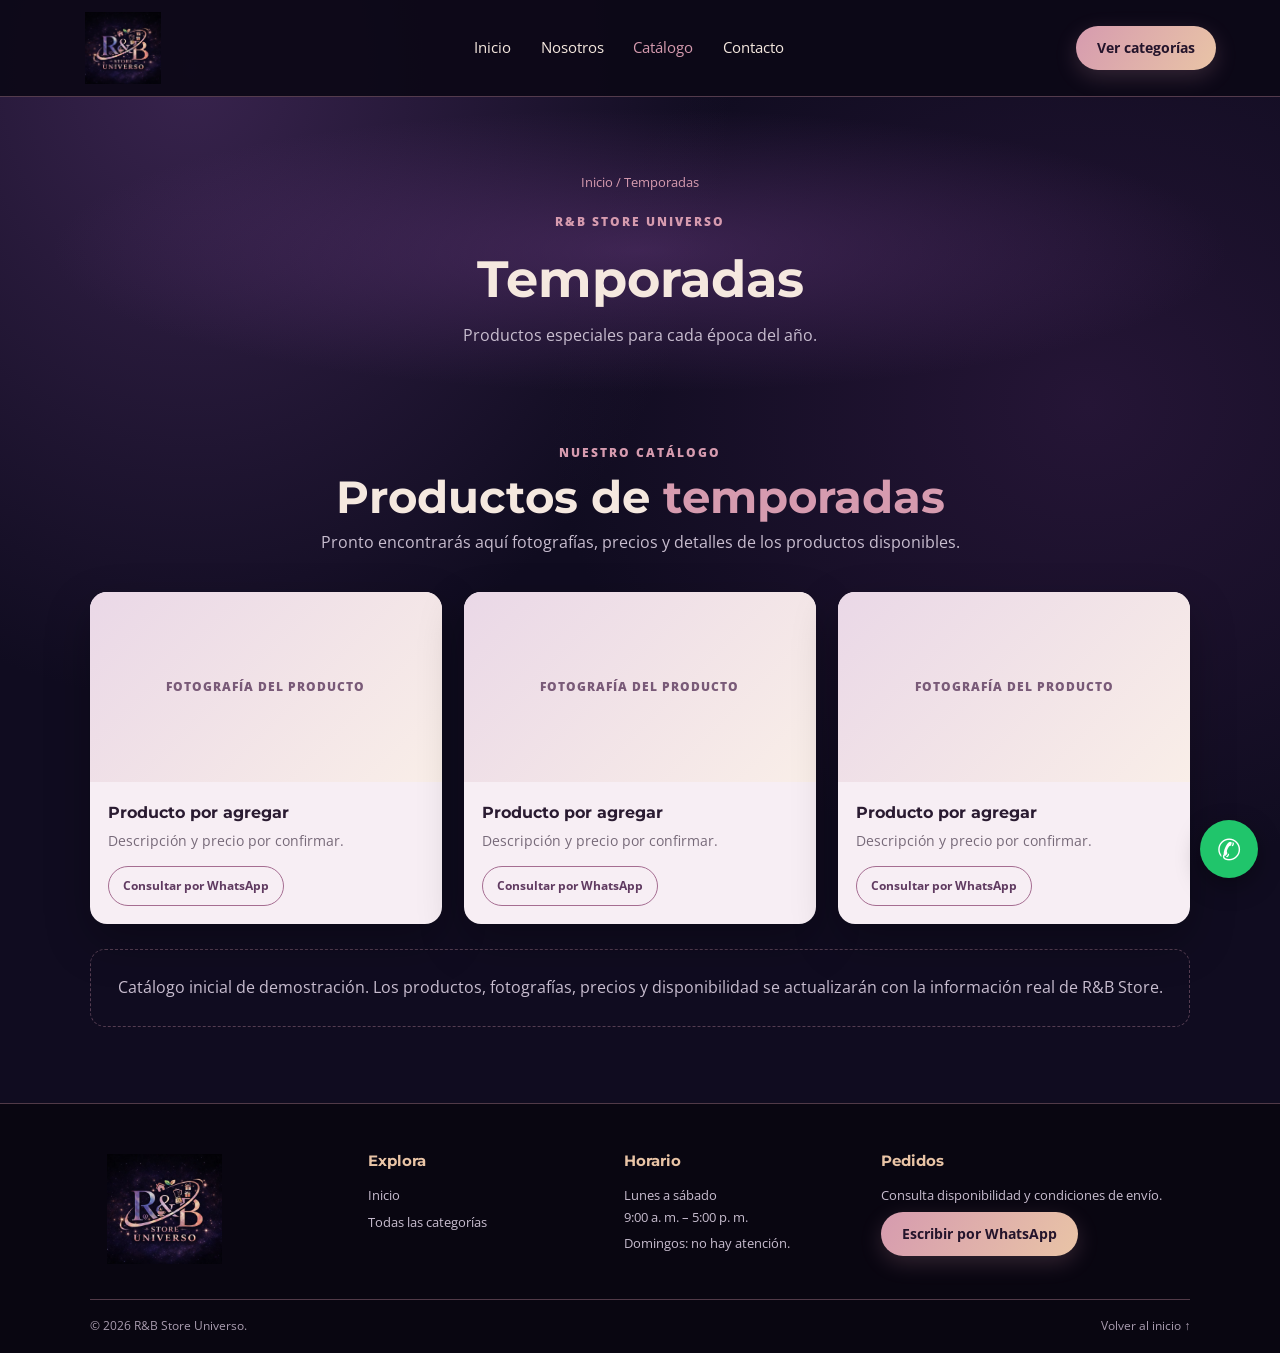
<file: Paginas/Temporadas/index.html>
<!DOCTYPE html><html lang="es"><head><meta charset="UTF-8"><meta name="viewport" content="width=device-width, initial-scale=1.0">
<title>Temporadas | R&B Store Universo</title><link href="https://fonts.googleapis.com/css2?family=Montserrat:wght@400;500;600;700;800&family=Open+Sans:wght@400;500;600;700&display=swap" rel="stylesheet">
<link rel="stylesheet" href="../../Css/estilos.css"><script src="../../Js/script.js" defer></script></head><body>
<header class="site-header"><a class="brand" href="../../index.html"><img src="../../Img/logo.png" alt="R&B Store Universo"></a>
<button class="menu-toggle" aria-label="Abrir menú" aria-expanded="false"><span></span><span></span><span></span></button>
<nav class="main-nav"><a href="../../index.html">Inicio</a><a href="../../index.html#nosotros">Nosotros</a><a class="active" href="#productos">Catálogo</a><a href="../../index.html#contacto">Contacto</a></nav>
<a class="header-cta" href="../../index.html#categorias">Ver categorías</a></header>
<main><section class="category-hero"><div class="breadcrumb"><a href="../../index.html">Inicio</a> / Temporadas</div><span class="eyebrow">R&B STORE UNIVERSO</span><h1>Temporadas</h1><p>Productos especiales para cada época del año.</p></section>
<section class="section category-products" id="productos"><div class="section-heading"><span class="eyebrow">NUESTRO CATÁLOGO</span><h2>Productos de <em>temporadas</em></h2><p>Pronto encontrarás aquí fotografías, precios y detalles de los productos disponibles.</p></div>
<div class="product-grid"><article class="product-card"><div class="product-placeholder">FOTOGRAFÍA DEL PRODUCTO</div><div class="product-info"><h3>Producto por agregar</h3><p>Descripción y precio por confirmar.</p><a class="btn btn-outline" href="#" data-whatsapp>Consultar por WhatsApp</a></div></article><article class="product-card"><div class="product-placeholder">FOTOGRAFÍA DEL PRODUCTO</div><div class="product-info"><h3>Producto por agregar</h3><p>Descripción y precio por confirmar.</p><a class="btn btn-outline" href="#" data-whatsapp>Consultar por WhatsApp</a></div></article><article class="product-card"><div class="product-placeholder">FOTOGRAFÍA DEL PRODUCTO</div><div class="product-info"><h3>Producto por agregar</h3><p>Descripción y precio por confirmar.</p><a class="btn btn-outline" href="#" data-whatsapp>Consultar por WhatsApp</a></div></article></div>
<p class="empty-note">Catálogo inicial de demostración. Los productos, fotografías, precios y disponibilidad se actualizarán con la información real de R&amp;B Store.</p></section></main>
<footer class="site-footer" id="contacto"><div class="footer-main"><a class="footer-brand" href="../../index.html"><img src="../../Img/logo.png" alt="R&B Store Universo"></a>
<div><h3>Explora</h3><a href="../../index.html">Inicio</a><a href="../../index.html#categorias">Todas las categorías</a></div>
<div><h3>Horario</h3><p>Lunes a sábado<br>9:00 a. m. – 5:00 p. m.</p><p>Domingos: no hay atención.</p></div>
<div><h3>Pedidos</h3><p>Consulta disponibilidad y condiciones de envío.</p><a class="btn btn-primary" href="#" data-whatsapp>Escribir por WhatsApp</a></div></div>
<div class="footer-bottom"><span>© <span data-year></span> R&amp;B Store Universo.</span><a href="../../index.html">Volver al inicio ↑</a></div></footer>
<a class="whatsapp-float" href="#" data-whatsapp aria-label="Contactar por WhatsApp">✆</a></body></html>
</file>
<file: Css/estilos.css>
/* Identidad R&B Store Universo: azul noche, morado, rosa champagne y rose gold */
:root{--night:#100c20;--purple:#302044;--purple2:#4a2b61;--rose:#d69baf;--gold:#e9c4a6;--lavender:#d8d1e9;--cream:#f5e8df;--text:#f8f1f5;--muted:#c8bdcf;--line:rgba(214,155,175,.35);--shadow:0 18px 45px rgba(0,0,0,.28)}
*{box-sizing:border-box;margin:0;padding:0}html{scroll-behavior:smooth}body{font-family:"Open Sans",sans-serif;color:var(--text);background:radial-gradient(ellipse at 15% 5%,#38234d 0,transparent 35%),radial-gradient(ellipse at 85% 30%,#251536 0,transparent 35%),var(--night);line-height:1.6}a{color:inherit;text-decoration:none}img{max-width:100%;display:block}
.site-header{min-height:94px;padding:12px clamp(18px,5vw,76px);display:flex;align-items:center;justify-content:space-between;gap:24px;background:rgba(12,8,23,.94);border-bottom:1px solid var(--line);position:relative;z-index:20}.brand img{width:118px;height:72px;object-fit:contain}.main-nav{display:flex;align-items:center;gap:clamp(14px,2.3vw,34px)}.main-nav a{font-size:.91rem;color:var(--cream)}.main-nav a:hover,.main-nav a.active{color:var(--rose)}.header-cta,.btn{display:inline-flex;align-items:center;justify-content:center;gap:9px;border-radius:999px;padding:11px 21px;font-weight:700;font-size:.88rem;transition:.2s}.header-cta,.btn-primary{color:#24142b;background:linear-gradient(120deg,var(--rose),var(--gold));box-shadow:0 7px 22px rgba(214,155,175,.2)}.btn:hover,.header-cta:hover{transform:translateY(-2px);box-shadow:0 10px 26px rgba(214,155,175,.3)}.menu-toggle{display:none;background:none;border:0;cursor:pointer}.menu-toggle span{display:block;width:26px;height:2px;background:var(--gold);margin:6px}
.hero{min-height:490px;padding:70px clamp(22px,8vw,120px);display:grid;grid-template-columns:1.05fr .95fr;align-items:center;gap:35px;overflow:hidden;background:radial-gradient(ellipse at 72% 45%,rgba(121,64,145,.48),transparent 43%)}.eyebrow{font-size:.72rem;letter-spacing:2px;color:var(--rose);font-weight:800}.hero h1,.section-heading h2,.about-copy h2,.promo-banner h2,.category-hero h1{font-family:Montserrat,sans-serif;font-size:clamp(2.35rem,5vw,4.4rem);line-height:1.12;margin:16px 0;color:var(--cream)}h1 em,h2 em{font-style:normal;color:var(--rose)}.hero-content p{max-width:510px;color:var(--muted);font-size:1.08rem;margin-bottom:28px}.hero-art{min-height:320px;display:grid;place-items:center;position:relative}.hero-product{width:min(300px,75%);aspect-ratio:1;border:1px solid rgba(233,196,166,.65);border-radius:50%;display:grid;place-content:center;text-align:center;font-family:Montserrat,sans-serif;font-size:4rem;font-weight:800;color:var(--gold);text-shadow:0 0 25px #d69baf;box-shadow:0 0 65px rgba(192,111,175,.3),inset 0 0 45px rgba(192,111,175,.18);background:radial-gradient(circle,#5a356d 0,#20142f 65%,transparent 67%)}.hero-product small{font-size:.7rem;letter-spacing:4px}.orbit{position:absolute;width:95%;height:52%;border:2px solid rgba(233,196,166,.55);border-radius:50%;transform:rotate(-24deg)}.orbit-two{width:110%;height:65%;border-color:rgba(214,155,175,.35);transform:rotate(28deg)}.spark{position:absolute;color:var(--gold);font-size:2rem}.spark-one{top:12%;left:20%}.spark-two{right:14%;top:28%}
.section{padding:76px clamp(20px,7vw,100px)}.section-heading{text-align:center;margin:0 auto 36px;max-width:700px}.section-heading h2{font-size:clamp(1.9rem,3.5vw,2.8rem);margin:8px 0}.section-heading p{color:var(--muted)}.category-grid{display:grid;grid-template-columns:repeat(4,1fr);gap:18px}.category-card{min-height:175px;border:1px solid var(--line);border-radius:18px;padding:24px 18px;background:linear-gradient(145deg,rgba(74,43,97,.7),rgba(21,13,34,.9));box-shadow:var(--shadow);transition:.25s;display:flex;flex-direction:column;align-items:flex-start;justify-content:center}.category-card:hover{transform:translateY(-6px);border-color:var(--gold)}.category-icon{font-size:2.3rem;color:var(--gold);line-height:1.2}.category-card h3{font-family:Montserrat,sans-serif;margin:12px 0 4px;font-size:1rem}.category-card>span:last-child{font-size:.78rem;color:var(--rose)}.category-adult{border-color:rgba(214,155,175,.65);background:linear-gradient(145deg,rgba(75,30,54,.8),rgba(22,12,28,.95))}
.featured-section{background:rgba(8,5,17,.32)}.product-grid{display:grid;grid-template-columns:repeat(3,1fr);gap:22px}.product-card{background:#f7eef4;color:#2a1b31;border-radius:17px;overflow:hidden;box-shadow:var(--shadow)}.product-placeholder{height:190px;display:grid;place-items:center;background:linear-gradient(135deg,#ead8e7,#f9eee8);color:#795a78;font-size:.75rem;font-weight:800;letter-spacing:1px}.product-info{padding:18px}.product-info h3{font-family:Montserrat,sans-serif;font-size:1rem}.product-info p{color:#776a79;font-size:.85rem;margin:5px 0 14px}.btn-outline{border:1px solid #a56d91;color:#603b61;padding:9px 14px;font-size:.78rem}
.about-section{display:grid;grid-template-columns:.7fr 1.3fr;align-items:center;gap:55px}.about-logo{display:grid;place-items:center;padding:20px;background:radial-gradient(circle,rgba(91,52,111,.5),transparent 68%)}.about-logo img{width:min(300px,100%);border-radius:12px;mix-blend-mode:screen}.about-copy h2{font-size:clamp(1.8rem,3vw,2.8rem)}.about-copy p{color:var(--muted);margin:15px 0 20px}.text-link{color:var(--gold);font-weight:700}.benefits{padding-top:20px;display:grid;grid-template-columns:repeat(4,1fr);gap:20px;text-align:center}.benefits>div{padding:25px 15px;border:1px solid var(--line);border-radius:15px;background:rgba(55,34,70,.45)}.benefits span{font-size:2rem;color:var(--rose)}.benefits h3{font-family:Montserrat,sans-serif;font-size:1rem;margin:8px}.benefits p{font-size:.82rem;color:var(--muted)}
.promo-banner{margin:15px clamp(20px,7vw,100px) 75px;padding:45px 50px;border:1px solid var(--line);border-radius:24px;background:radial-gradient(ellipse at 80% 50%,rgba(125,64,138,.6),transparent 45%),linear-gradient(110deg,#261733,#140d22);display:flex;align-items:center;justify-content:space-between;gap:20px}.promo-banner h2{font-size:clamp(1.7rem,3vw,2.6rem)}.promo-banner p{color:var(--muted)}
.site-footer{background:#090611;border-top:1px solid var(--line);padding:45px clamp(20px,7vw,100px) 18px}.footer-main{display:grid;grid-template-columns:1.1fr 1fr 1fr 1.4fr;gap:35px}.footer-brand img{width:150px;height:110px;object-fit:contain}.footer-main h3{font-family:Montserrat,sans-serif;color:var(--gold);font-size:.95rem;margin-bottom:12px}.footer-main p,.footer-main a:not(.btn){font-size:.84rem;color:var(--muted);display:block;margin:5px 0}.footer-bottom{border-top:1px solid var(--line);margin-top:30px;padding-top:16px;display:flex;justify-content:space-between;gap:15px;color:#a99caf;font-size:.76rem}.whatsapp-float{position:fixed;right:22px;bottom:22px;width:58px;height:58px;border-radius:50%;display:grid;place-items:center;background:#20c56b;color:#fff;font-size:1.8rem;box-shadow:0 8px 25px rgba(0,0,0,.35);z-index:15}
.category-hero{text-align:center;padding:75px 20px 55px;background:radial-gradient(ellipse at center,rgba(103,58,127,.5),transparent 65%)}.category-hero h1{font-size:clamp(2rem,4vw,3.4rem)}.category-hero p{color:var(--muted);max-width:650px;margin:auto}.breadcrumb{color:var(--rose);font-size:.82rem;margin-bottom:15px}.category-products{padding-top:35px}.empty-note{text-align:center;color:var(--muted);padding:25px;border:1px dashed var(--line);border-radius:15px;margin-top:25px}.age-gate{position:fixed;inset:0;background:rgba(7,4,14,.96);z-index:100;display:none;place-items:center;padding:20px}.age-gate.show{display:grid}.age-box{max-width:470px;text-align:center;padding:35px;border:1px solid var(--rose);border-radius:20px;background:linear-gradient(145deg,#34203f,#120c1d)}.age-box h2{font-family:Montserrat,sans-serif;color:var(--gold);margin:12px}.age-box p{color:var(--muted);margin-bottom:20px}.age-actions{display:flex;justify-content:center;gap:12px;flex-wrap:wrap}.btn-secondary{border:1px solid var(--line);color:var(--cream)}
@media(max-width:900px){.category-grid{grid-template-columns:repeat(2,1fr)}.footer-main{grid-template-columns:repeat(2,1fr)}.hero{padding-top:55px;padding-bottom:55px}}
@media(max-width:680px){.site-header{min-height:78px}.brand img{width:95px;height:58px}.menu-toggle{display:block;order:3}.header-cta{display:none}.main-nav{display:none;position:absolute;top:100%;left:0;right:0;padding:18px 24px;background:#100b1c;border-bottom:1px solid var(--line);flex-direction:column;align-items:stretch}.main-nav.open{display:flex}.main-nav a{padding:8px 0}.hero{grid-template-columns:1fr;text-align:center;padding:50px 22px 35px}.hero-content p{margin-left:auto;margin-right:auto}.hero-art{min-height:240px}.hero-product{font-size:3rem;width:220px}.section{padding:55px 20px}.category-grid{gap:12px}.category-card{min-height:145px;padding:17px 14px}.product-grid{grid-template-columns:1fr}.product-placeholder{height:170px}.about-section{grid-template-columns:1fr;gap:20px;text-align:center}.about-logo img{width:210px}.benefits{grid-template-columns:repeat(2,1fr);padding-top:0}.promo-banner{margin:5px 20px 55px;padding:30px 22px;display:block;text-align:center}.promo-banner .btn{margin-top:20px}.footer-main{grid-template-columns:1fr 1fr;gap:25px}.footer-brand img{width:120px}.footer-bottom{flex-direction:column;text-align:center}.whatsapp-float{width:52px;height:52px;right:15px;bottom:15px}}
@media(max-width:390px){.category-grid,.benefits,.footer-main{grid-template-columns:1fr}.footer-main{text-align:center}.footer-brand img{margin:auto}}
</file>
